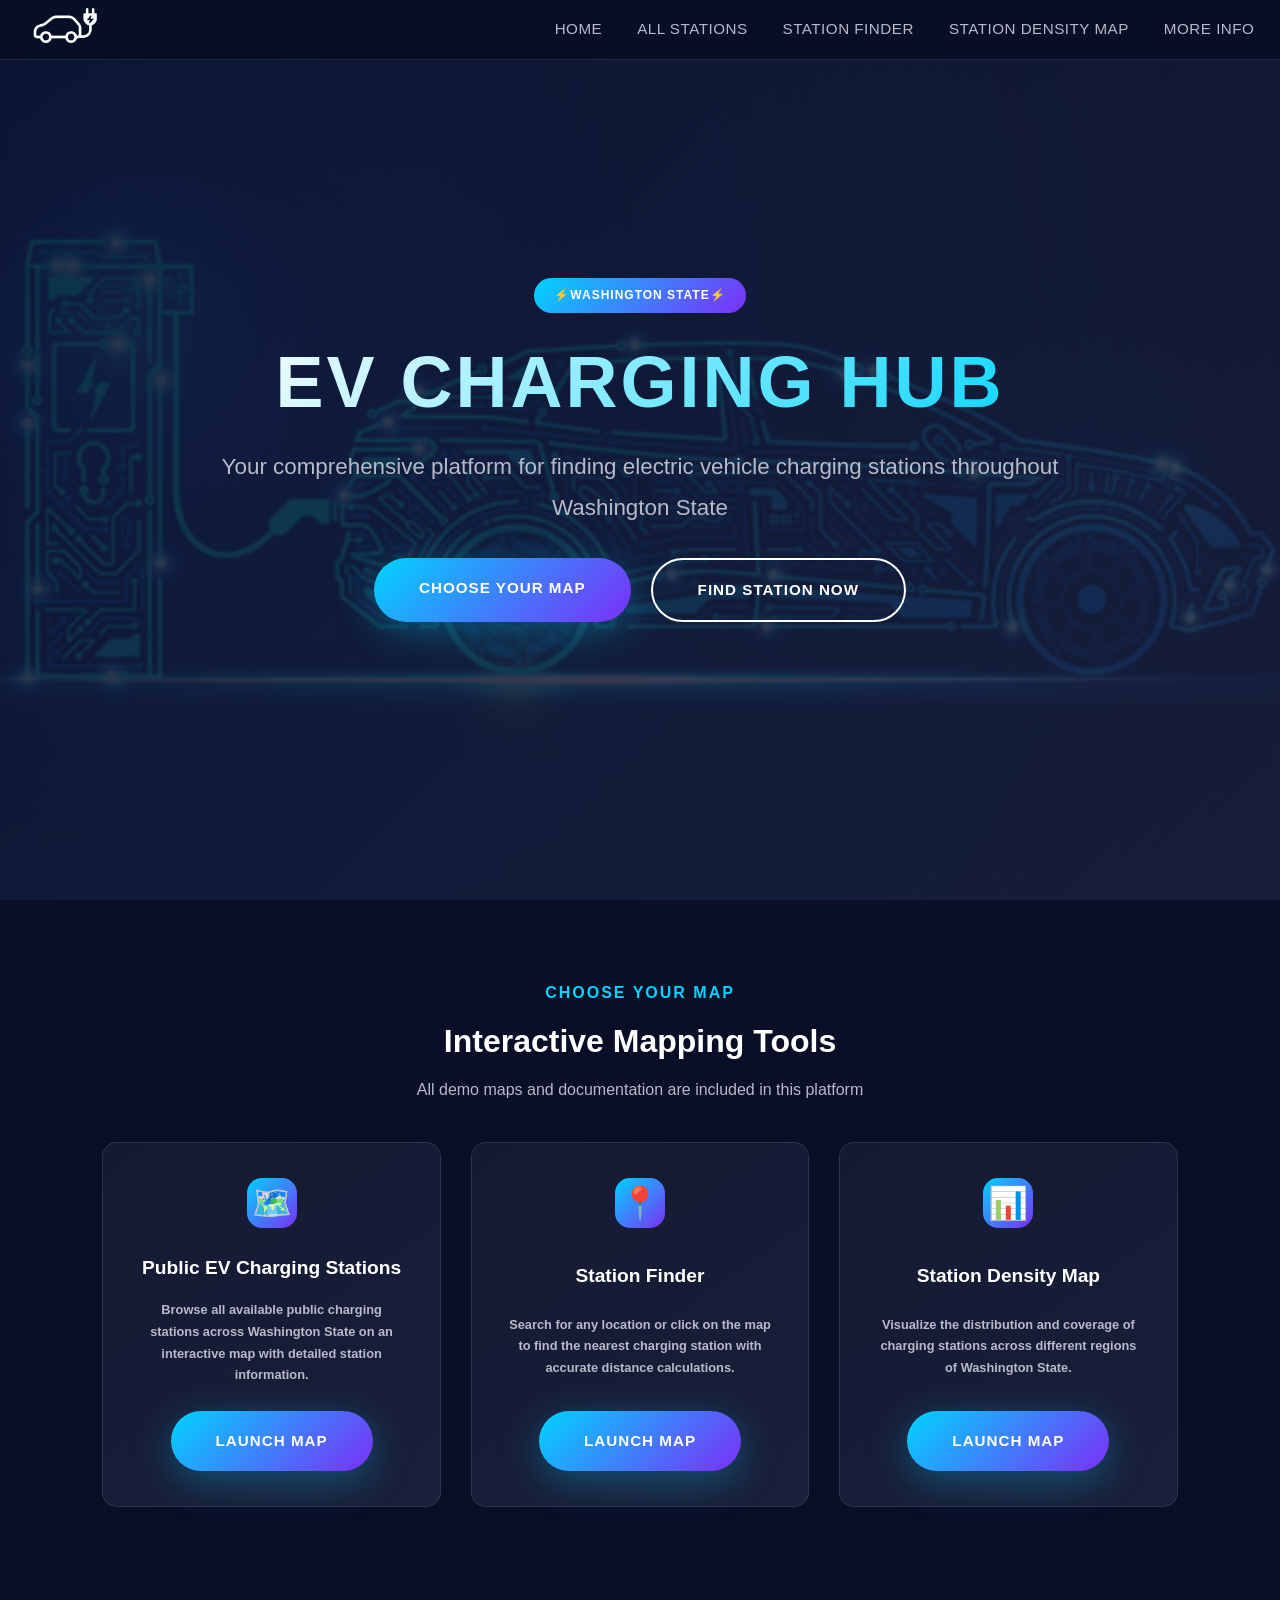
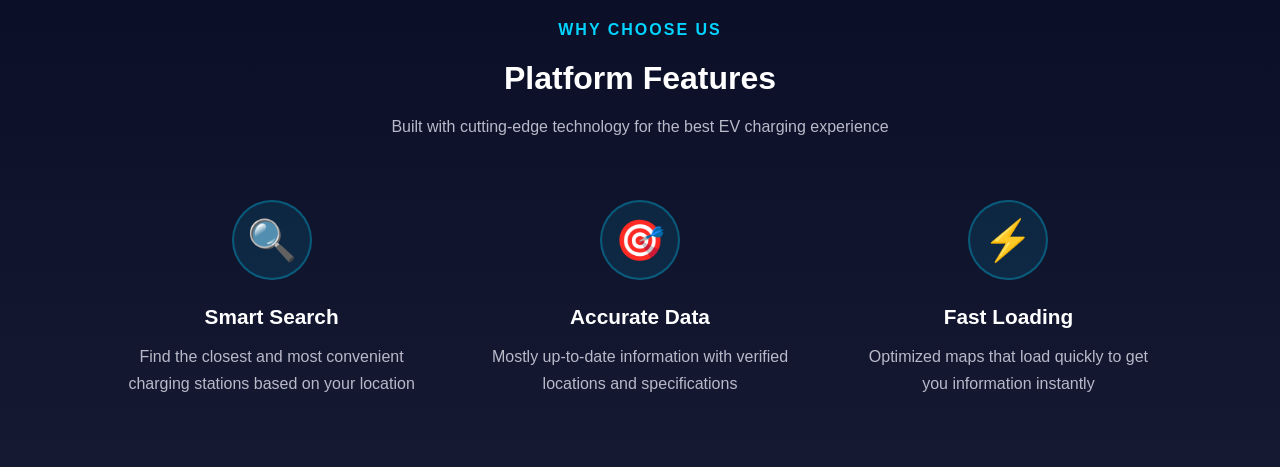
<file: ev-charger-mapping/index.html>
<!DOCTYPE html>

<html lang="en">
<head>
    <meta charset="UTF-8">
    <meta name="viewport" content="width=device-width, initial-scale=1.0">
    <title>Washington EV Charging Hub</title>
    <link rel="icon" type="image/png" href="imgs/favicon.png">
    <link rel="stylesheet" href="css/testmain.css">
    <link rel="stylesheet" href="https://cdnjs.cloudflare.com/ajax/libs/font-awesome/4.7.0/css/font-awesome.min.css">
</head>
<body>
    <!-- Navigation Bar -->
    <nav class="topnav" id="myTopnav">
        <div class="logo">
            <img src="imgs/favicon.png" alt="EV HUB Logo">
        </div>
        <div class="nav-links" id="navLinks">
            <a href="index.html">Home</a>
            <a href="index2.html">All Stations</a>
            <a href="index3.html">Station Finder</a>
            <a href="index4.html">Station Density Map</a>
            <a href="index5.html">More Info</a>
        </div>
        <a href="javascript:void(0);" class="icon" id="navToggle">
            <i class="fa fa-bars"></i>
        </a>
    </nav>

<!-- Hero Section with Background Image -->
<section class="hero">
    <div class="hero-content">
        <div class="hero-badge">⚡WASHINGTON STATE⚡</div>
        <h1>EV CHARGING HUB</h1>
        <p class="subtitle">Your comprehensive platform for finding electric vehicle charging stations throughout Washington State</p>
        <div class="hero-buttons">
            <a href="#maps" class="btn btn-primary">Choose Your Map</a>
            <a href="index3.html" class="btn btn-secondary">Find Station Now</a>
        </div>
    </div>
</section>

<!-- Map Selection Section -->
<section class="map-section" id="maps">
    <div class="section-header">
        <div class="section-label">CHOOSE YOUR MAP</div>
        <h2>Interactive Mapping Tools</h2>
        <p>All demo maps and documentation are included in this platform</p>
    </div>

    <div class="map-grid">
        <div class="map-card">
            <div class="map-icon">🗺️</div>
            <h3>Public EV Charging Stations</h3>
            <p>Browse all available public charging stations across Washington State on an interactive map with detailed station information.</p>
            <a href="index2.html" class="btn btn-primary">Launch Map</a>
        </div>
        <div class="map-card">
            <div class="map-icon">📍</div>
            <h3>Station Finder</h3>
            <p>Search for any location or click on the map to find the nearest charging station with accurate distance calculations.</p>
            <a href="index3.html" class="btn btn-primary">Launch Map</a>
        </div>
        <div class="map-card">
            <div class="map-icon">📊</div>
            <h3>Station Density Map</h3>
            <p>Visualize the distribution and coverage of charging stations across different regions of Washington State.</p>
            <a href="index4.html" class="btn btn-primary">Launch Map</a>
        </div>
    </div>
</section>

<!-- Features Section -->
<section class="features-section">
    <div class="section-header">
        <div class="section-label">WHY CHOOSE US</div>
        <h2>Platform Features</h2>
        <p>Built with cutting-edge technology for the best EV charging experience</p>
    </div>

    <div class="features-grid">
        <div class="feature-box">
            <div class="feature-icon">🔍</div>
            <h4>Smart Search</h4>
            <p>Find the closest and most convenient charging stations based on your location</p>
        </div>

        <div class="feature-box">
            <div class="feature-icon">🎯</div>
            <h4>Accurate Data</h4>
            <p>Mostly up-to-date information with verified locations and specifications</p>
        </div>
        <div class="feature-box">
            <div class="feature-icon">⚡</div>
            <h4>Fast Loading</h4>
            <p>Optimized maps that load quickly to get you information instantly</p>
        </div>
    </div>
</section>

<!-- JS -->
<script src="js/test.js"></script>

</body>
</html>
</file>
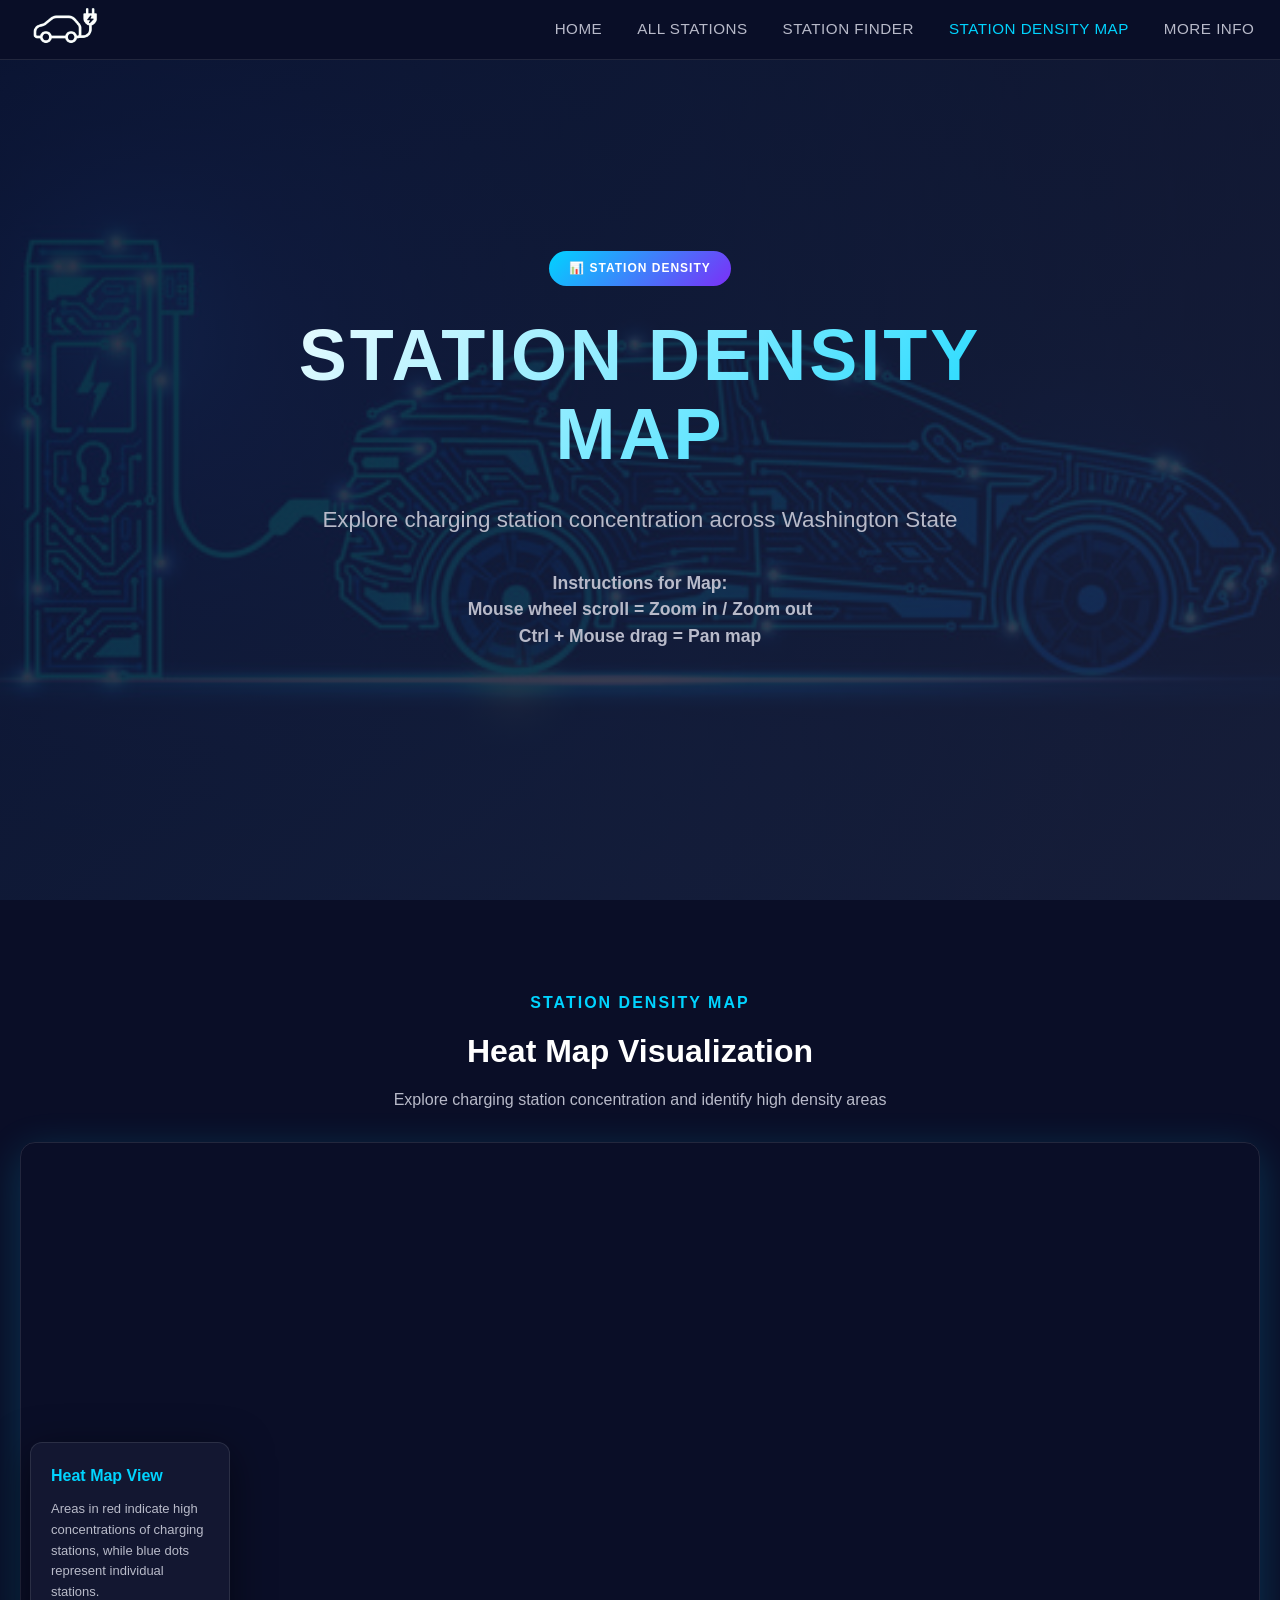
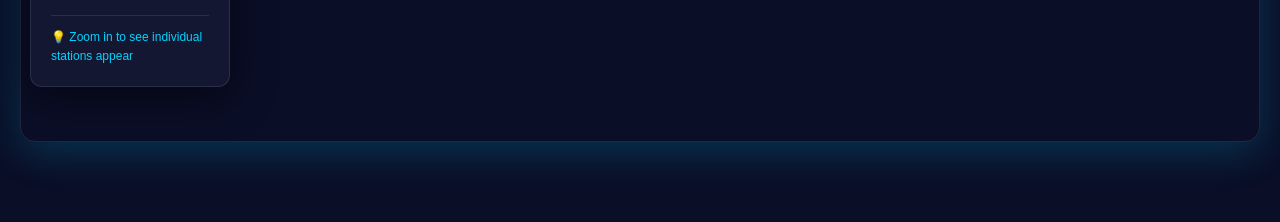
<file: ev-charger-mapping/index4.html>
<!DOCTYPE html>
<html lang="en">
<head>
    <meta charset="utf-8">
    <meta name="viewport" content="width=device-width,initial-scale=1"/>
    <title>Station Density Map - Washington EV Charging Hub</title>
    <link rel="icon" type="image/png" href="imgs/favicon.png">
    
    <!-- Main CSS -->
    <link rel="stylesheet" href="css/testmain.css">
    
    <!-- Font Awesome -->
    <link rel="stylesheet" href="https://cdnjs.cloudflare.com/ajax/libs/font-awesome/4.7.0/css/font-awesome.min.css">
    
    <!-- Mapbox CSS and JS -->
    <link href="https://api.mapbox.com/mapbox-gl-js/v3.17.0-beta.1/mapbox-gl.css" rel="stylesheet">
    <script src="https://api.mapbox.com/mapbox-gl-js/v3.17.0-beta.1/mapbox-gl.js"></script>
    
    <style>
        /* Map Container */
        .map-container {
            position: relative;
            width: 100%;
            max-width: 1400px;
            margin: 0 auto;
            padding: 0 20px;
        }

        #map { 
            width: 100%;
            height: 600px;
            border-radius: 15px;
            box-shadow: 0 10px 40px rgba(0, 212, 255, 0.2);
            border: 1px solid rgba(255, 255, 255, 0.1);
        }

        /* Section Header */
        .section-header {
            margin-top: 50px;
            margin-bottom: 30px;
        }

        /* Map Section */
        .map-section {
            padding: 40px 0 80px 0;
        }

        /* Legend */
        .legend {
            position: absolute;
            bottom: 30px;
            right: 30px;
            background: rgba(21, 25, 50, 0.95);
            backdrop-filter: blur(10px);
            border: 1px solid rgba(255, 255, 255, 0.1);
            border-radius: 12px;
            padding: 20px;
            box-shadow: 0 10px 40px rgba(0, 0, 0, 0.5);
            z-index: 100;
            min-width: 200px;
        }

        .legend h4 {
            margin: 0 0 15px 0;
            font-size: 16px;
            font-weight: 700;
            color: #00d4ff;
            text-align: center;
        }

        .legend-item {
            display: flex;
            align-items: center;
            margin-bottom: 10px;
            color: #b8bac9;
            font-size: 13px;
        }

        .legend-color {
            width: 30px;
            height: 15px;
            margin-right: 10px;
            border-radius: 3px;
            border: 1px solid rgba(255, 255, 255, 0.2);
        }

        .legend-item:last-child {
            margin-bottom: 0;
        }

        /* Info Panel */
        .info-panel {
            position: absolute;
            top: 300px;
            left: 30px;
            background: rgba(21, 25, 50, 0.95);
            backdrop-filter: blur(10px);
            border: 1px solid rgba(255, 255, 255, 0.1);
            border-radius: 12px;
            padding: 20px;
            box-shadow: 0 10px 40px rgba(0, 0, 0, 0.5);
            z-index: 100;
            max-width: 200px;
        }

        .info-panel h3 {
            margin: 0 0 10px 0;
            font-size: 16px;
            font-weight: 700;
            color: #00d4ff;
        }

        .info-panel p {
            margin: 0;
            font-size: 13px;
            line-height: 1.6;
            color: #b8bac9;
        }

        .info-panel .tip {
            margin-top: 12px;
            padding-top: 12px;
            border-top: 1px solid rgba(255, 255, 255, 0.1);
            font-size: 12px;
            color: #00d4ff;
        }

   

        /* Responsive */
        @media screen and (max-width: 768px) {
            .map-container {
                padding: 0 10px;
            }

            #map {
                height: 500px;
            }

            .legend {
                bottom: 10px;
                right: 10px;
                padding: 15px;
            }

            .info-panel {
                position: relative;
                top: 0;
                left: 0;
                margin-bottom: 15px;
                max-width: 100%;
            }
        }
    </style>
</head>
<body>
    <!-- Navigation Bar -->
    <nav class="topnav" id="myTopnav">
        <div class="logo">
            <img src="imgs/favicon.png" alt="EV HUB Logo">
        </div>
        <div class="nav-links" id="navLinks">
            <a href="index.html">Home</a>
            <a href="index2.html">All Stations</a>
            <a href="index3.html">Station Finder</a>
            <a href="index4.html" class="active">Station Density Map</a>
            <a href="index5.html">More Info</a>
        </div>
        <a href="javascript:void(0);" class="icon" onclick="toggleNav()">
            <i class="fa fa-bars"></i>
        </a>
    </nav>

    <!-- Hero Section -->
    <section class="hero">
        <div class="hero-content">
            <div class="hero-badge">📊 STATION DENSITY</div>
            <h1>STATION DENSITY MAP</h1>
            <p class="subtitle">Explore charging station concentration across Washington State</p>
            <p class = "instructions">Instructions for Map: <br>
                Mouse wheel scroll = Zoom in / Zoom out <br>
                Ctrl + Mouse drag = Pan map <br>
            </p>
        </div>
    </section>

    <!-- Map Section -->
    <section class="map-section">
        <div class="section-header">
            <div class="section-label">STATION DENSITY MAP</div>
            <h2>Heat Map Visualization</h2>
            <p>Explore charging station concentration and identify high density areas</p>
        </div>
    

        <div class="map-container">
        <!--Info Panel--> 
            <div class="info-panel">
                <h3>Heat Map View</h3>
                <p>Areas in red indicate high concentrations of charging stations, while blue dots represent individual stations.</p>
                <p class="tip">💡 Zoom in to see individual stations appear</p>
            </div>

            <!-- Map -->
            <div id="map"></div>
        </div>
    </section>

    <script>
        // Toggle navigation
        function toggleNav() {
            var navLinks = document.getElementById("navLinks");
            navLinks.classList.toggle("active");
        }

        // Initialize Mapbox
        mapboxgl.accessToken = 'INSERT_YOUR_MAPBOX_ACCESS_TOKEN';
        
        const map = new mapboxgl.Map({
            container: 'map',
            style: 'mapbox://styles/johannr2/cmip03uix00n201r96oa0c6ba',
            center: [-120.316, 47.602],
            zoom: 6
        });

        map.on('load', () => {
            map.addSource('EVstations', {
                'type': 'geojson',
                'data': 'assets/Public_EV_Charging_Stations.geojson'
            });

            // Find the first label layer in basemap
            const layers = map.getStyle().layers;
            let firstLabelLayerId = null;
            for (let i = 0; i < layers.length; i++) {
                const l = layers[i];
                if (l.type === 'symbol' && l.layout && l.layout['text-field']) {
                    firstLabelLayerId = l.id;
                    break;
                }
            }

            // Get heatmap ready to add
            const heatLayer = {
                'id': 'EVstations-heat',
                'type': 'heatmap',
                'source': 'EVstations',
                'maxzoom': 20,
                'paint': {
                    'heatmap-weight': [
                        'interpolate',
                        ['linear'],
                        ['get', 'mag'],
                        0, 0,
                        6, 1
                    ],
                    'heatmap-intensity': [
                        'interpolate',
                        ['linear'],
                        ['zoom'],
                        0, 1,
                        15, 3
                    ],
                    'heatmap-color': [
                        'interpolate',
                        ['linear'],
                        ['heatmap-density'],
                        0,
                        'rgba(33,102,172,0)',
                        0.2,
                        'rgb(103,169,207)',
                        0.4,
                        'rgb(209,229,240)',
                        0.6,
                        'rgb(253,219,199)',
                        0.8,
                        'rgb(239,138,98)',
                        1,
                        'rgb(178,24,43)'
                    ],
                    'heatmap-radius': [
                        'interpolate',
                        ['linear'],
                        ['zoom'],
                        0, 2,
                        9, 20
                    ],
                    'heatmap-opacity': [
                        'interpolate',
                        ['linear'],
                        ['zoom'],
                        0, 1,
                        11, 0.8,
                        15, 0.4
                    ]
                }
            };

            // If have labels, add heatmap first
            if (firstLabelLayerId) {
                map.addLayer(heatLayer, firstLabelLayerId);
              // else just add heatmap  
            } else {
                map.addLayer(heatLayer);
            }

            // Add point layer for zoomed in view
            map.addSource('stations-points', {
                'type': 'geojson',
                'data': 'assets/Public_EV_Charging_Stations.geojson'
            });

            // Add individual networks
            map.addLayer({
                'id': 'stations-point',
                'type': 'circle',
                'source': 'stations-points',
                'minzoom': 11,
                'paint': {
                    'circle-radius': [
                        'interpolate',
                        ['linear'],
                        ['zoom'],
                        11, 3,
                        16, 8
                    ],
                    'circle-color': '#00d4ff',
                    'circle-stroke-color': '#7b2ff7',
                    'circle-stroke-width': 2,
                    'circle-opacity': [
                        'interpolate',
                        ['linear'],
                        ['zoom'],
                        11, 0,
                        12, 1
                    ]
                }
            });

            // Add popup on click
            map.on('click', 'stations-point', (e) => {
                const coordinates = e.features[0].geometry.coordinates.slice();
                const props = e.features[0].properties;
                
                new mapboxgl.Popup()
                    .setLngLat(coordinates)
                    .setHTML(`
                        <strong style="color: #00d4ff;">${props.Station_Na || 'Station'}</strong><br>
                        ${props.Address || ''}<br>
                        ${props.City || ''}
                    `)
                    .addTo(map);
            });

            // Change cursor on hover
            map.on('mouseenter', 'stations-point', () => {
                map.getCanvas().style.cursor = 'pointer';
            });

            map.on('mouseleave', 'stations-point', () => {
                map.getCanvas().style.cursor = '';
            });
        });
    </script>
</body>
</html>
</file>
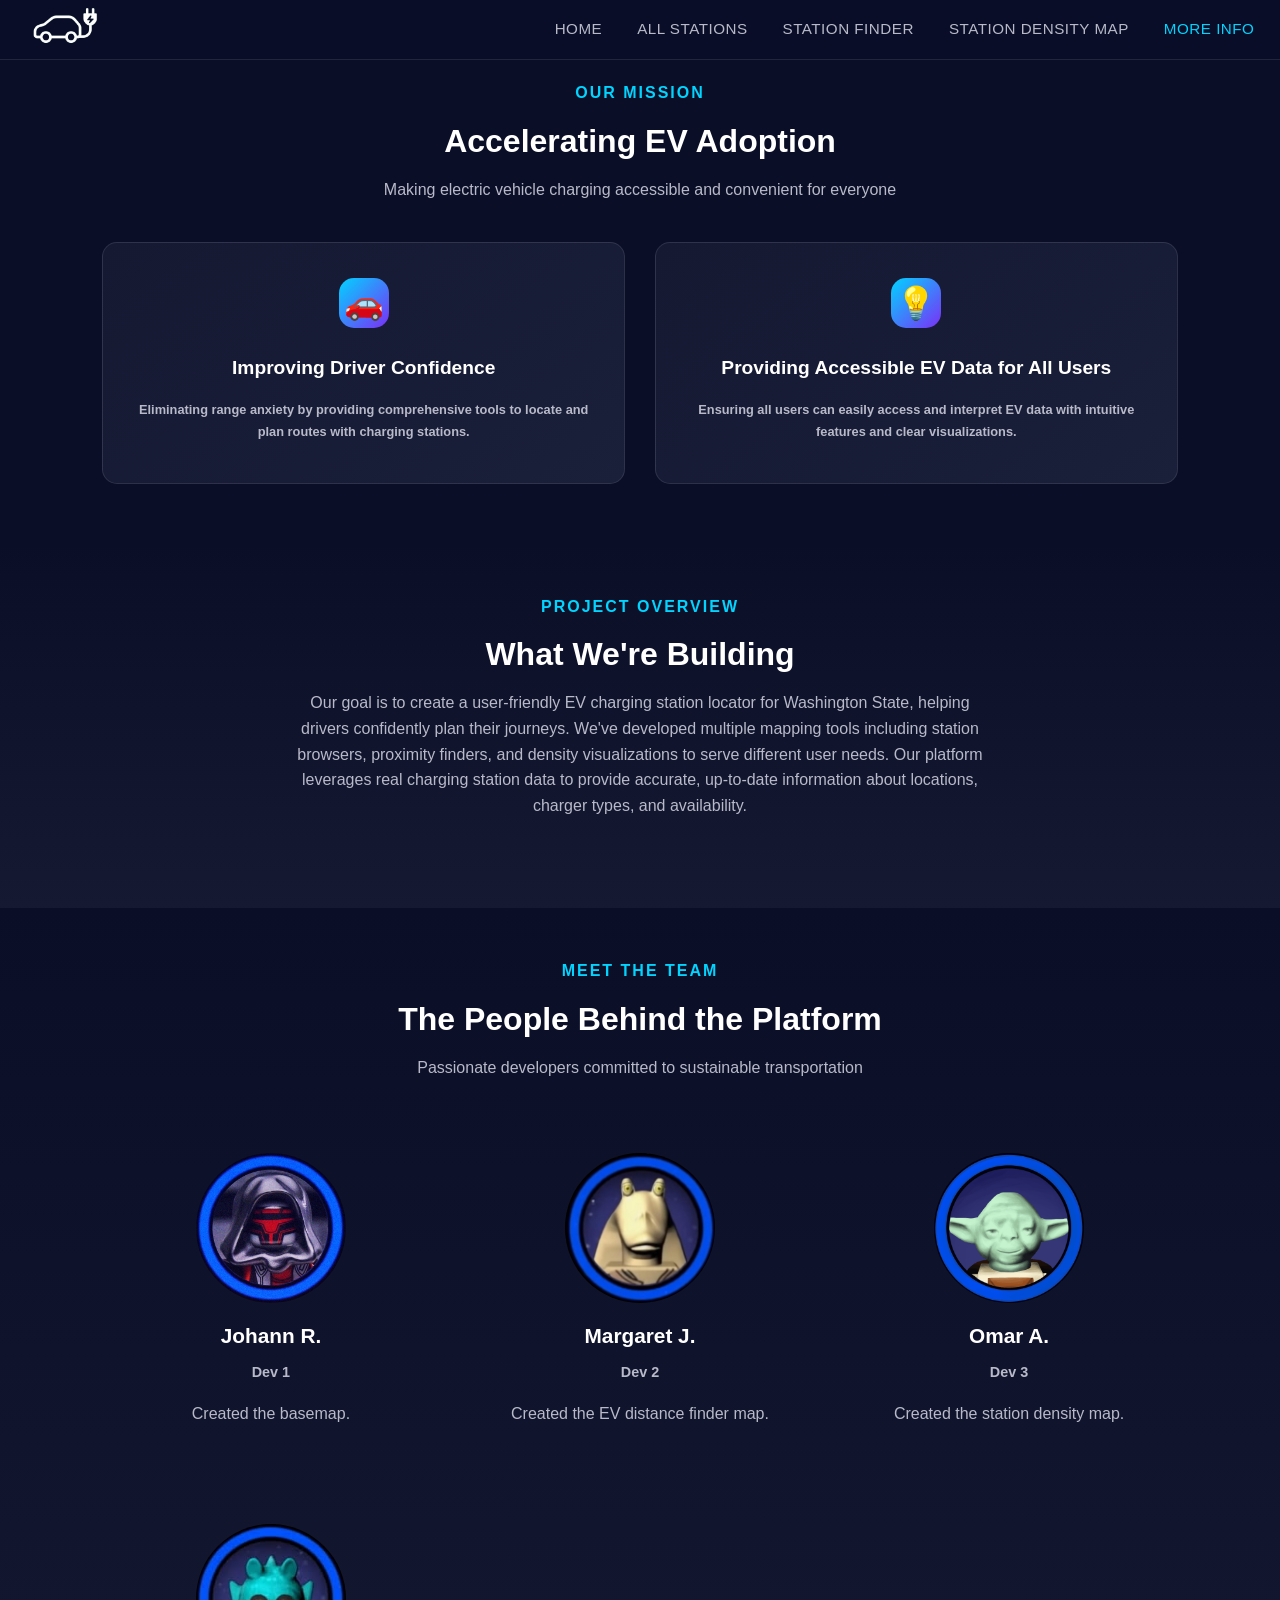
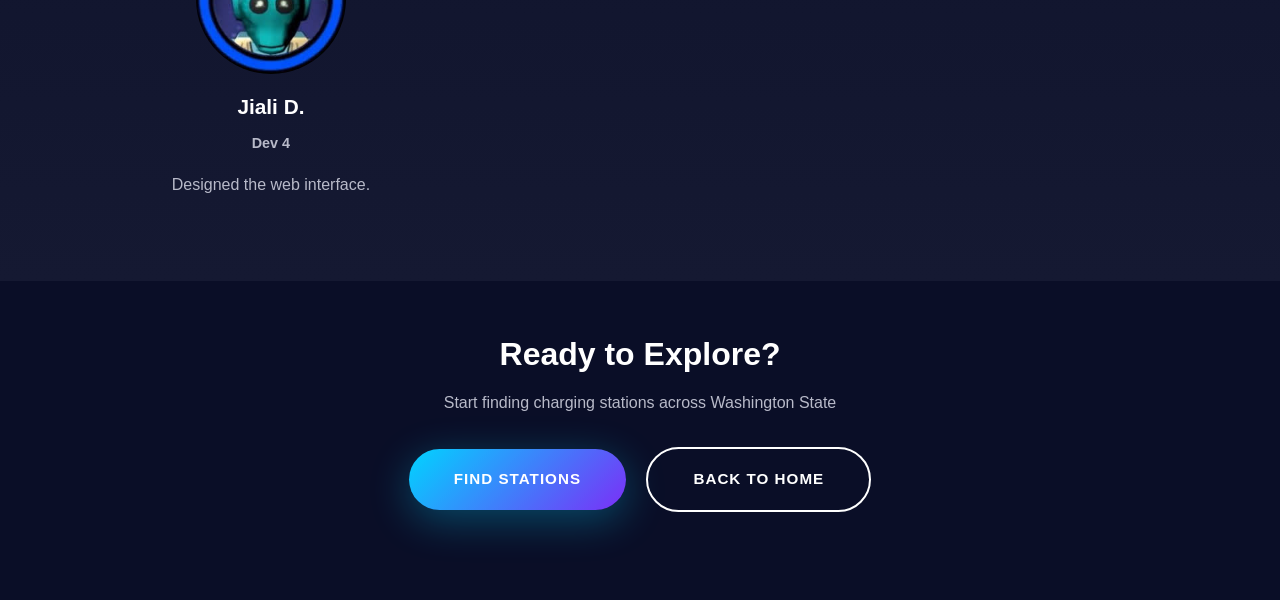
<file: ev-charger-mapping/index5.html>
<!DOCTYPE html>
<html lang="en">
<head>
    <meta charset="UTF-8">
    <meta name="viewport" content="width=device-width, initial-scale=1.0">
    <title>About Us - Washington EV Charging Hub</title>
    <link rel="icon" type="image/png" href="imgs/favicon.png">
    <link rel="stylesheet" href="css/testmain.css">
    <link rel="stylesheet" href="https://cdnjs.cloudflare.com/ajax/libs/font-awesome/4.7.0/css/font-awesome.min.css">
    <style>
        .team-photo {
            width: 150px;
            height: 150px;
            margin: 0 auto 1rem;
            border-radius: 50%;
            overflow: hidden;
            background: #f0f0f0;
            display: flex;
            align-items: center;
            justify-content: center;
        }
        .team-photo img {
            width: 100%;
            height: 100%;
            object-fit: cover;
        }
        .role {
            font-size: 0.9rem;
            color: #666;
            margin-bottom: 1rem;
            font-weight: 600;
        }
        .feature-box h4 {
            font-size: 1.3rem;
            margin-bottom: 0.5rem;
        }
    </style>
</head>
<body>
    <!-- Navigation Bar -->
    <nav class="topnav" id="myTopnav">
        <div class="logo">
            <img src="imgs/favicon.png" alt="EV HUB Logo">
        </div>
        <div class="nav-links" id="navLinks">
            <a href="index.html">Home</a>
            <a href="index2.html">All Stations</a>
            <a href="index3.html">Station Finder</a>
            <a href="index4.html">Station Density Map</a>
            <a href="index5.html" class="active">More Info</a>
        </div>
        <a href="javascript:void(0);" class="icon" id="navToggle">
            <i class="fa fa-bars"></i>
        </a>
    </nav>

    <!-- Mission Description  -->
    <section class="map-section">
        <div class="section-header">
            <div class="section-label">OUR MISSION</div>
            <h2>Accelerating EV Adoption</h2>
            <p>Making electric vehicle charging accessible and convenient for everyone</p>
        </div>

        <div class="map-grid" style="grid-template-columns: repeat(auto-fit, minmax(280px, 1fr));">
            <div class="map-card">
                <div class="map-icon">🚗</div>
                <h3>Improving Driver Confidence</h3>
                <p>Eliminating range anxiety by providing comprehensive tools to locate and plan routes with charging stations.</p>
            </div>
            <div class="map-card">
                <div class="map-icon">💡</div>
                <h3>Providing Accessible EV Data for All Users</h3>
                <p>Ensuring all users can easily access and interpret EV data with intuitive features and clear visualizations.</p>
            </div>
        </div>  
    </section>

    <!-- Project Overview Section -->
    <section class="features-section">
        <div class="section-header">
            <div class="section-label">PROJECT OVERVIEW</div>
            <h2>What We're Building</h2>
            <p>Our goal is to create a user-friendly EV charging station locator for Washington State, helping drivers confidently plan their journeys. We've developed multiple mapping tools including station browsers, proximity finders, and density visualizations to serve different user needs. Our platform leverages real charging station data to provide accurate, up-to-date information about locations, charger types, and availability.</p>
        </div>
        
    </section>

    <!-- Team Section -->
    <section class="features-section">
        <div class="section-header">
            <div class="section-label">MEET THE TEAM</div>
            <h2>The People Behind the Platform</h2>
            <p>Passionate developers committed to sustainable transportation</p>
        </div>

        <div class="features-grid" style="grid-template-columns: repeat(auto-fit, minmax(250px, 1fr)); gap: 2rem;">
            
            <!-- Teammate 1-->
            <div class="feature-box" style="padding: 2rem; text-align: center;">
                <div class="team-photo">
                    <img src="imgs/revan.jpg" alt="Johann R.">
                </div>
                <h4>Johann R. </h4>
                <p class="role">Dev 1</p>
                <p>Created the basemap.</p>
            </div>

            <!-- Teammate 2 -->
            <div class="feature-box" style="padding: 2rem; text-align: center;">
                <div class="team-photo">
                    <img src="imgs/jarjar.jpeg" alt="Sarah Martinez">
                </div>
                <h4>Margaret J.</h4>
                <p class="role">Dev 2</p>
                <p>Created the EV distance finder map.</p>
            </div>

            <!-- Teammate 3 -->
            <div class="feature-box" style="padding: 2rem; text-align: center;">
                <div class="team-photo">
                    <img src="imgs/yoda.gif" alt="David Chen">
                </div>
                <h4>Omar A.</h4>
                <p class="role">Dev 3</p>
                <p>Created the station density map.</p>
            </div>

            <!-- Teammate 4 -->
            <div class="feature-box" style="padding: 2rem; text-align: center;">
                <div class="team-photo">
                    <img src="imgs/grido.jpeg" alt="Emily Rodriguez">
                </div>
                <h4>Jiali D.</h4>
                <p class="role">Dev 4</p>
                <p>Designed the web interface.</p>
            </div>

        </div>
    </section>

    <!-- Return buttons -->
    <section class="map-section" style="padding: 3rem 2rem;">
        <div class="section-header">
            <h2>Ready to Explore?</h2>
            <p>Start finding charging stations across Washington State</p>
            <div style="margin-top: 2rem;">
                <a href="index3.html" class="btn btn-primary" style="display: inline-block; margin: 0 0.5rem;">Find Stations</a>
                <a href="index.html" class="btn btn-secondary" style="display: inline-block; margin: 0 0.5rem;">Back to Home</a>
            </div>
        </div>
    </section>

    <!-- JS -->
    <script src="js/test.js"></script>
</body>
</html>
</file>
<file: ev-charger-mapping/css/testmain.css>
/* Reset and Base Styles */

/* Homepage */

* {
    margin: 0;
    padding: 0;
    box-sizing: border-box;
    }
  
  body {
  font-family: 'Segoe UI', Tahoma, Geneva, Verdana, sans-serif;
  background-color: #0a0e27;
  color: #ffffff;
  line-height: 1.6;
  overflow-x: hidden;
  }
  
  /* Navigation Bar */
  .topnav {
  display: flex;
  justify-content: space-between;
  align-items: center;
  padding: 20px 2%;
  background: rgba(10, 14, 39, 0.95);
  backdrop-filter: blur(10px);
  position: fixed;
  width: 100%;
  top: 0;
  z-index: 1000;
  border-bottom: 1px solid rgba(255, 255, 255, 0.1);
  height: 60px
  }
  
  .logo img {
    height: 80px;          /* make logo bigger within navbar height */
    width: center;           /* maintain aspect ratio */
    max-height: 100%;      /* never exceed navbar height */
    object-fit: contain;   /* keeps proportions */
  }   
  
  .nav-links {
  display: flex;
  gap: 35px;
  align-items: center;
  }
  
  .topnav a {
  color: #b8bac9;
  text-decoration: none;
  font-size: 0.95rem;
  font-weight: 500;
  transition: color 0.3s;
  text-transform: uppercase;
  letter-spacing: 0.5px;
  }
  
  .topnav a:hover,
  .topnav a.active {
  color: #00d4ff;
  }
  
  /* TBH idr waht this is for*/
  .topnav .icon {
  display: none;
  color: #ffffff;
  font-size: 1.5rem;
  cursor: pointer;
  }
  
  /* Hero Section */
  .hero {
  position: relative;
  height: 100vh;
  background:
  linear-gradient(135deg, rgba(10,14,39,0.85) 0%, rgba(26,31,58,0.85) 100%),
  url("../imgs/car.jpg") center/cover no-repeat fixed;
  display: flex;
  align-items: center;
  justify-content: center;
  text-align: center;
  overflow: hidden;
  }
  
  .hero-content {
  position: relative;
  z-index: 2;
  max-width: 900px;
  padding: 0 20px;
  animation: fadeInUp 1s ease-out;
  }
  
  .hero-badge {
  display: inline-block;
  background: linear-gradient(135deg, #00d4ff, #7b2ff7);
  color: #ffffff;
  padding: 8px 20px;
  border-radius: 20px;
  font-size: 0.75rem;
  font-weight: 700;
  text-transform: uppercase;
  letter-spacing: 1px;
  margin-bottom: 30px;
  }
  
  .hero h1 {
  font-size: 4.5rem;
  font-weight: 900;
  margin-bottom: 25px;
  line-height: 1.1;
  background: linear-gradient(135deg, #ffffff 0%, #00d4ff 100%);
  -webkit-background-clip: text;
  -webkit-text-fill-color: transparent;
  text-transform: uppercase;
  letter-spacing: 3px;
  }
  
  .hero .subtitle {
  font-size: 1.4rem;
  color: #b8bac9;
  margin-bottom: 30px;
  line-height: 1.8;
  font-weight: 500;
  }

  .hero .instructions{
    font-size: 1.1rem;
    /*font-weight:200;*/
    color: #b8bac9;
    margin-bottom: 0px;
    line-height: 1.5;
    font-weight: 800;
  }
  
  .hero-buttons {
  display: flex;
  gap: 20px;
  justify-content: center;
  flex-wrap: wrap;
  }
  
  .btn {
  padding: 18px 45px;
  border-radius: 50px;
  text-decoration: none;
  font-weight: 700;
  font-size: 0.95rem;
  text-transform: uppercase;
  letter-spacing: 1px;
  transition: all 0.3s;
  cursor: pointer;
  border: none;
  display: inline-block;
  }
  
  .btn-primary {
  background: linear-gradient(135deg, #00d4ff, #7b2ff7);
  color: #ffffff;
  box-shadow: 0 10px 40px rgba(0, 212, 255, 0.3);
  }
  
  .btn-primary:hover {
  transform: translateY(-3px);
  box-shadow: 0 15px 50px rgba(0, 212, 255, 0.4);
  }
  
  .btn-secondary {
  background: transparent;
  color: #ffffff;
  border: 2px solid #ffffff;
  }
  
  .btn-secondary:hover {
  background: #ffffff;
  color: #0a0e27;
  }
  
  /* Map Section */
  .map-section {
  padding: 80px 8% 20px; /* reduced bottom padding */ /*format is 'top pad, something, bottom pad*/
  background: #0a0e27;
  }
  
  .section-header {
  text-align: center;
  margin-bottom: 40px; /* reduce space below header */
  }
  
  .section-label {
  color: #00d4ff;
  font-size: 1.0rem;
  font-weight: 700;
  text-transform: uppercase;
  letter-spacing: 2px;
  margin-bottom: 10px;
  }
  
  .section-header h2 {
  font-size: 2rem;
  font-weight: 900;
  margin-bottom: 10px; /* reduced space */
  color: #ffffff;
  }
  
  .section-header p {
  font-size: 1rem;
  color: #b8bac9;
  max-width: 700px;
  margin: 0 auto 15px;
  }
  
  .map-grid {
  display: grid;
  grid-template-columns: repeat(auto-fit, minmax(300px, 1fr));
  gap: 30px;
  margin-bottom: 40px; /* reduce spacing after map grid */
  }
  
  .map-card {
    display: flex;
    flex-direction: column;
    justify-content: space-between;  /* pushes button to bottom */
    align-items: center;             /* centers content horizontally */
    text-align: center;
    background: linear-gradient(145deg, #151932 0%, #1a1f3a 100%);
    border: 1px solid rgba(255, 255, 255, 0.1);
    border-radius: 15px;
    padding: 35px;
    }
  
  .map-card:hover {
  /*transform: translateY(-10px);*/
  border-color: rgba(0, 212, 255, 0.5);
  box-shadow: 0 20px 60px rgba(0, 212, 255, 0.2);
  }
  
  .map-icon {
  width: 50px;
  height: 50px;
  background: linear-gradient(135deg, #00d4ff, #7b2ff7);
  border-radius: 15px;
  display: flex;
  align-items: center;
  justify-content: center;
  font-size: 2rem;
  margin-bottom: 25px;
  }
  
  .map-card h3 {
  font-size: 1.2rem;
  margin-bottom: 15px;
  color: #ffffff;
  font-weight: 700;
  }
  
  .map-card p {
  font-size:0.8rem;  
  font-weight:550;
  color: #b8bac9;
  line-height: 1.7;
  margin-bottom: 5px;
  }
  
  .map-card .btn {
    width: auto;       /* keeps button width natural */
    min-width: 150px;  /* optional: minimum size */
    margin-top: 20px;  /* adds spacing from text above */
}
  
  /* Features Section */
  .features-section {
  padding: 50px 8%; /* reduced top padding */
  background: linear-gradient(180deg, #0a0e27 0%, #151932 100%);
  }
  
  .features-grid {
  display: grid;
  grid-template-columns: repeat(auto-fit, minmax(250px, 1fr));
  gap: 30px; /* slightly smaller gap */
  margin-top: 40px; /* reduced spacing above grid */
  }
  
  .feature-box {
  text-align: center;
  padding: 20px; /* reduced padding inside each feature box */
  }
  
  .feature-icon {
  width: 80px;
  height: 80px;
  background: rgba(0, 212, 255, 0.1);
  border: 2px solid rgba(0, 212, 255, 0.3);
  border-radius: 50%;
  display: flex;
  align-items: center;
  justify-content: center;
  font-size: 2.5rem;
  margin: 0 auto 20px;
  transition: all 0.3s;
  }
  
  .feature-box:hover .feature-icon {
  background: rgba(0, 212, 255, 0.2);
  border-color: #00d4ff;
  transform: scale(1.1);
  }
  
  .feature-box h4 {
  font-size: 1.3rem;
  margin-bottom: 10px; /* reduce spacing */
  color: #ffffff;
  }
  
  .feature-box p {
  color: #b8bac9;
  line-height: 1.7;
  }
  
  /* Animations */
  @keyframes fadeInUp {
  from {
  opacity: 0;
  transform: translateY(30px);
  }
  to {
  opacity: 1;
  transform: translateY(0);
  }
  }
  
  /* Responsive */
  @media screen and (max-width: 1024px) {
  .hero h1 {
  font-size: 4rem;
  }
  }
  
  @media screen and (max-width: 768px) {
  .topnav {
  padding: 15px 5%;
  height:40px;
  }
  
  .logo img{
    height:45px;
  }
  .nav-links {
      display: none;
      position: absolute;
      top: 70px;
      left: 0;
      right: 0;
      background: rgba(10, 14, 39, 0.98);
      flex-direction: column;
      padding: 20px;
      gap: 20px;
      border-bottom: 1px solid rgba(255, 255, 255, 0.1);
  }
  
  .nav-links.active {
      display: flex;
  }
  
  /*This is the hamburger icon*/
  .topnav .icon {
      display: block;
  }
  
  .hero {
      padding-top: 80px;
  }
  
  .hero h1 {
      font-size: 3rem;
  }
  
  .hero .subtitle {
      font-size: 1.1rem;
  }
  
  .hero-buttons {
      flex-direction: column;
      align-items: center;
  }
  
  .btn {
      width: 100%;
      max-width: 300px;
  }
  
  .map-section,
  .features-section {
      padding: 40px 5%;
  }
  
  .section-header h2 {
      font-size: 2rem;
  }
  
  .map-grid {
      grid-template-columns: 1fr;
  }

}
</file>
